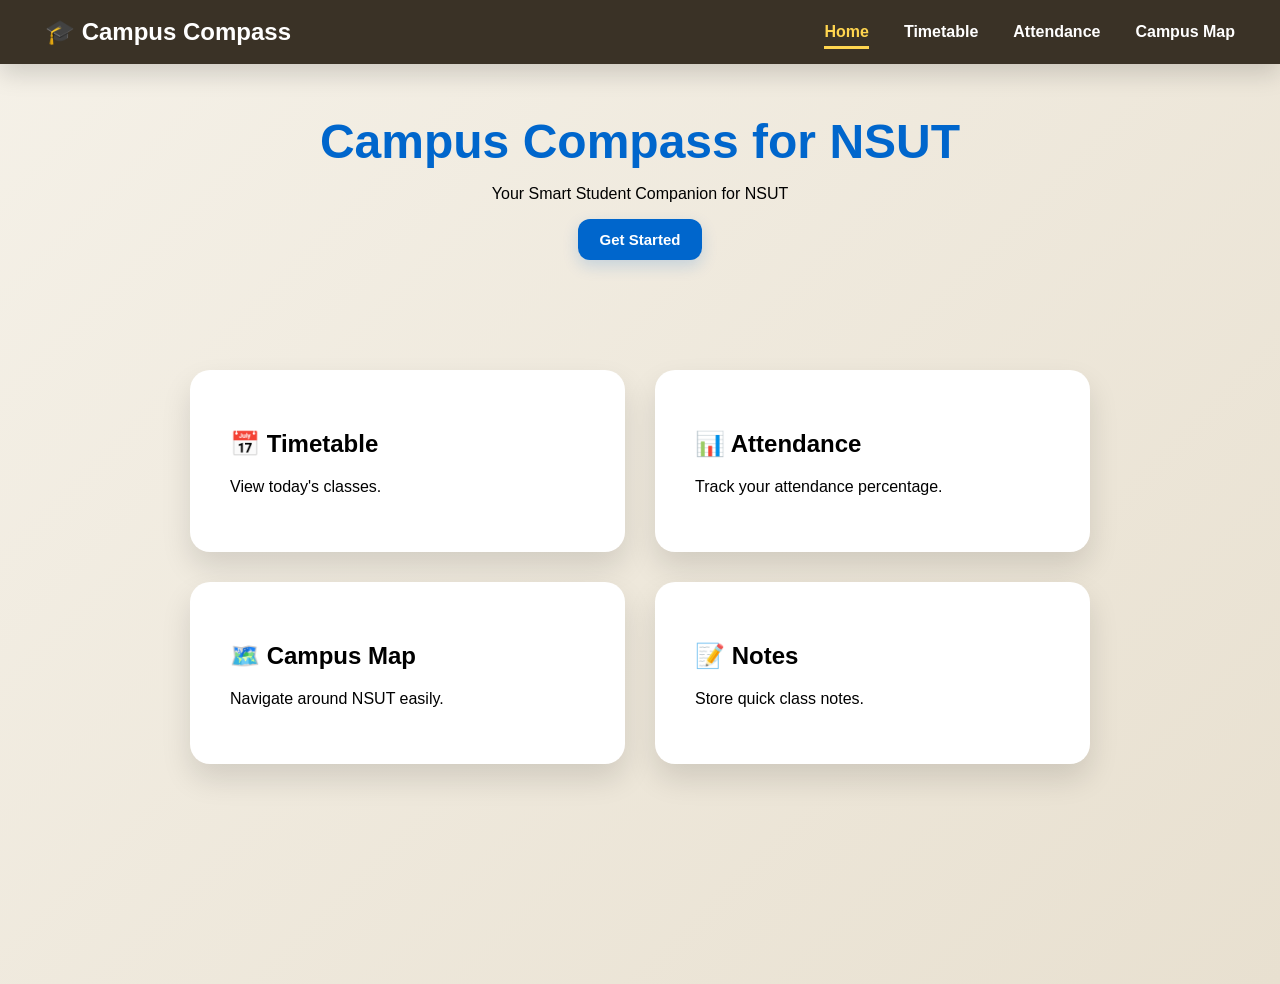
<file: index.html>
<!DOCTYPE html>
<html>
<head>
    <title>Campus Compass 🚀</title>
    <link rel="stylesheet" href="style.css">
</head>

<body>

  <nav>
    <h2>🎓 Campus Compass</h2>

<ul>
    <li><a href="index.html" class="active">Home</a></li>
    <li><a href="timetable.html">Timetable</a></li>
    <li><a href="attendance.html">Attendance</a></li>
    <li><a href="campusmap.html">Campus Map</a></li>
</ul>

</nav>

<header>
    <h1>Campus Compass for NSUT</h1>

    <p>Your Smart Student Companion for NSUT</p>

    <button id="startButton">Get Started</button>
</header>
<section class="features">

    <div class="card">
        <h2>📅 Timetable</h2>
        <p>View today's classes.</p>
    </div>

    <div class="card">
        <h2>📊 Attendance</h2>
        <p>Track your attendance percentage.</p>
    </div>

    <div class="card">
        <h2>🗺️ Campus Map</h2>
        <p>Navigate around NSUT easily.</p>
    </div>

    <div class="card">
        <h2>📝 Notes</h2>
        <p>Store quick class notes.</p>
    </div>

</section>
<section class="about">


</section>

<script src="script.js"></script>

</body>
</html>
</file>
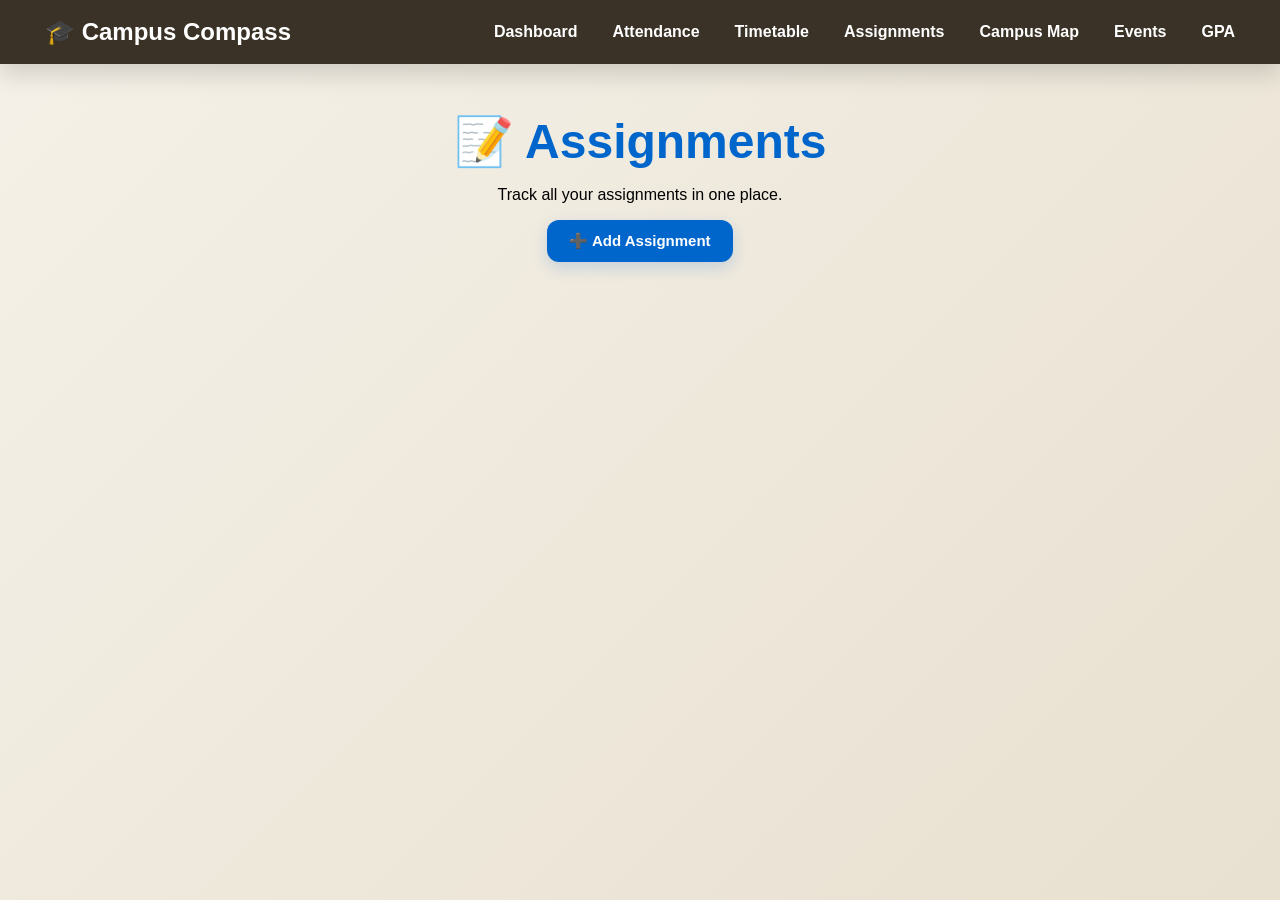
<file: assignments.html>
<!DOCTYPE html>
<html>

<head>

    <title>Assignments</title>

    <link rel="stylesheet" href="style.css">

</head>

<body>

<nav>

    <h2>🎓 Campus Compass</h2>

    <ul>

        <li><a href="dashboard.html">Dashboard</a></li>

        <li><a href="attendance.html">Attendance</a></li>

        <li><a href="timetable.html">Timetable</a></li>

        <li><a href="assignments.html">Assignments</a></li>

        <li><a href="campusmap.html">Campus Map</a></li>

        <li><a href="events.html">Events</a></li>

        <li><a href="gpa.html">GPA</a></li>

    </ul>

</nav>

<header>

    <h1>📝 Assignments</h1>

    <p>Track all your assignments in one place.</p>

    <button id="addAssignmentBtn">
        ➕ Add Assignment
    </button>

</header>

<main id="assignmentContainer">

</main>

<script src="script.js"></script>
<script src="assignments.js"></script>

</body>

</html>
</file>
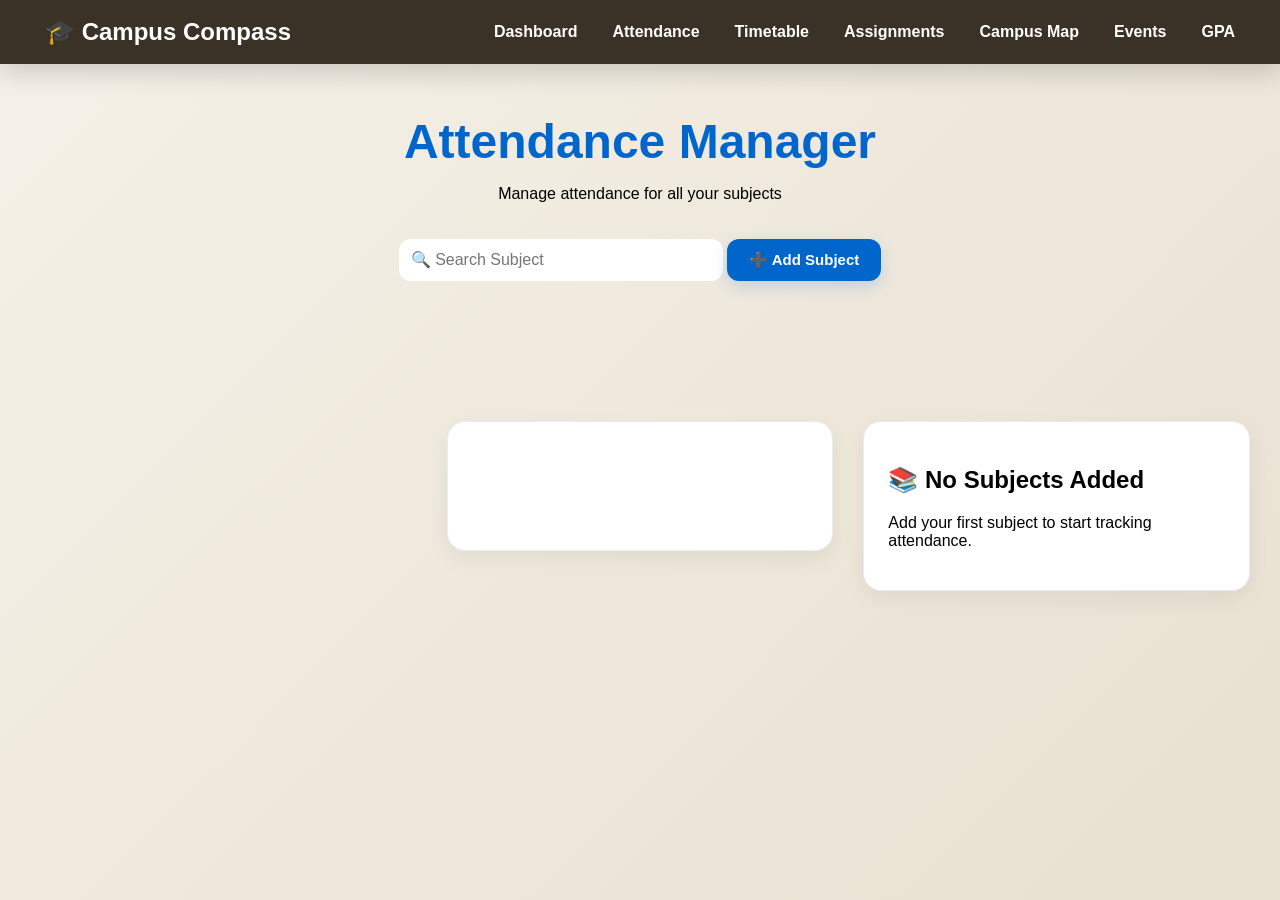
<file: attendance.html>
<!DOCTYPE html>
<html>

<head>
    <title>Attendance</title>
    <link rel="stylesheet" href="style.css">
</head>

<body>

<nav>

    <h2>🎓 Campus Compass</h2>

    <ul>

        <li><a href="dashboard.html">Dashboard</a></li>

        <li><a href="attendance.html">Attendance</a></li>

        <li><a href="timetable.html">Timetable</a></li>

        <li><a href="assignments.html">Assignments</a></li>

        <li><a href="campusmap.html">Campus Map</a></li>

        <li><a href="events.html">Events</a></li>
    
        <li><a href="gpa.html">GPA</a></li>
    </ul>

</nav>

<header>

    <h1>Attendance Manager</h1>

    <p>Manage attendance for all your subjects</p>

    <input
        type="text"
        id="searchSubject"
        placeholder="🔍 Search Subject">

    <button id="addSubjectBtn">
        ➕ Add Subject
    </button>

</header>
<main>

    <div id="statsContainer">

    </div>

    <section class="dashboard-card" id="overallAttendanceCard">

    </section>

    <div id="subjectsContainer">

    </div>

</main>


<script src="script.js"></script>
<script src="attendance.js"></script>

</body>

</html>
</file>
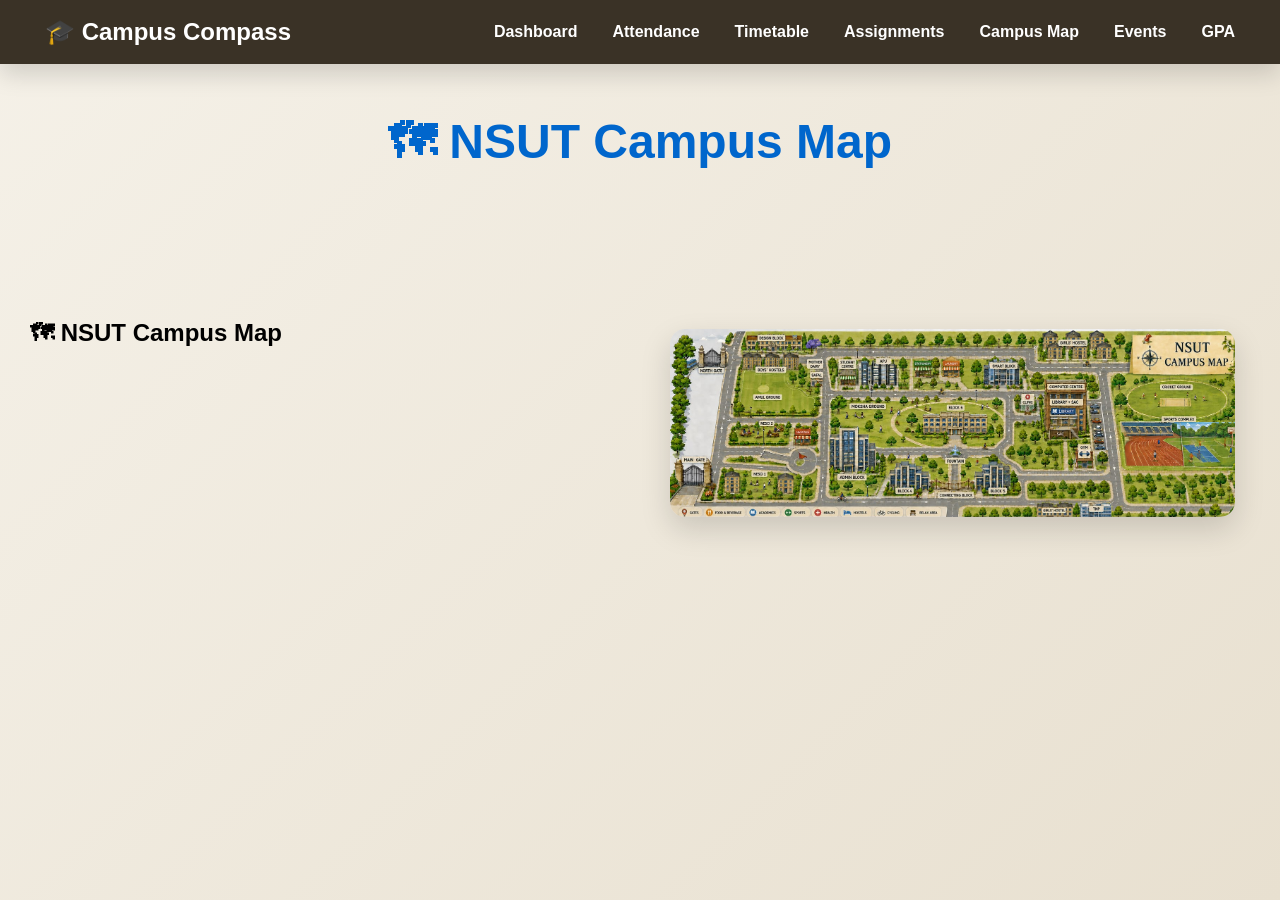
<file: campusmap.html>
<!DOCTYPE html>
<html>

<head>

    <title>Campus Map</title>

    <link rel="stylesheet" href="style.css">

</head>

<body>

<nav>

    <h2>🎓 Campus Compass</h2>

    <ul>

        <li><a href="dashboard.html">Dashboard</a></li>

        <li><a href="attendance.html">Attendance</a></li>

        <li><a href="timetable.html">Timetable</a></li>

        <li><a href="assignments.html">Assignments</a></li>

        <li><a href="campusmap.html">Campus Map</a></li>

        <li><a href="events.html">Events</a></li>
    
        <li><a href="gpa.html">GPA</a></li>
    </ul>

</nav>

<header>

    <h1>🗺 NSUT Campus Map</h1>


</header>

<main class="campus-layout">


<h2>🗺 NSUT Campus Map</h2>

<img
    src="nsut-map.jpg"
    alt="NSUT Campus Map"
    class="campus-image">

</main>

<script src="map.js"></script>

</body>

</html>
</file>
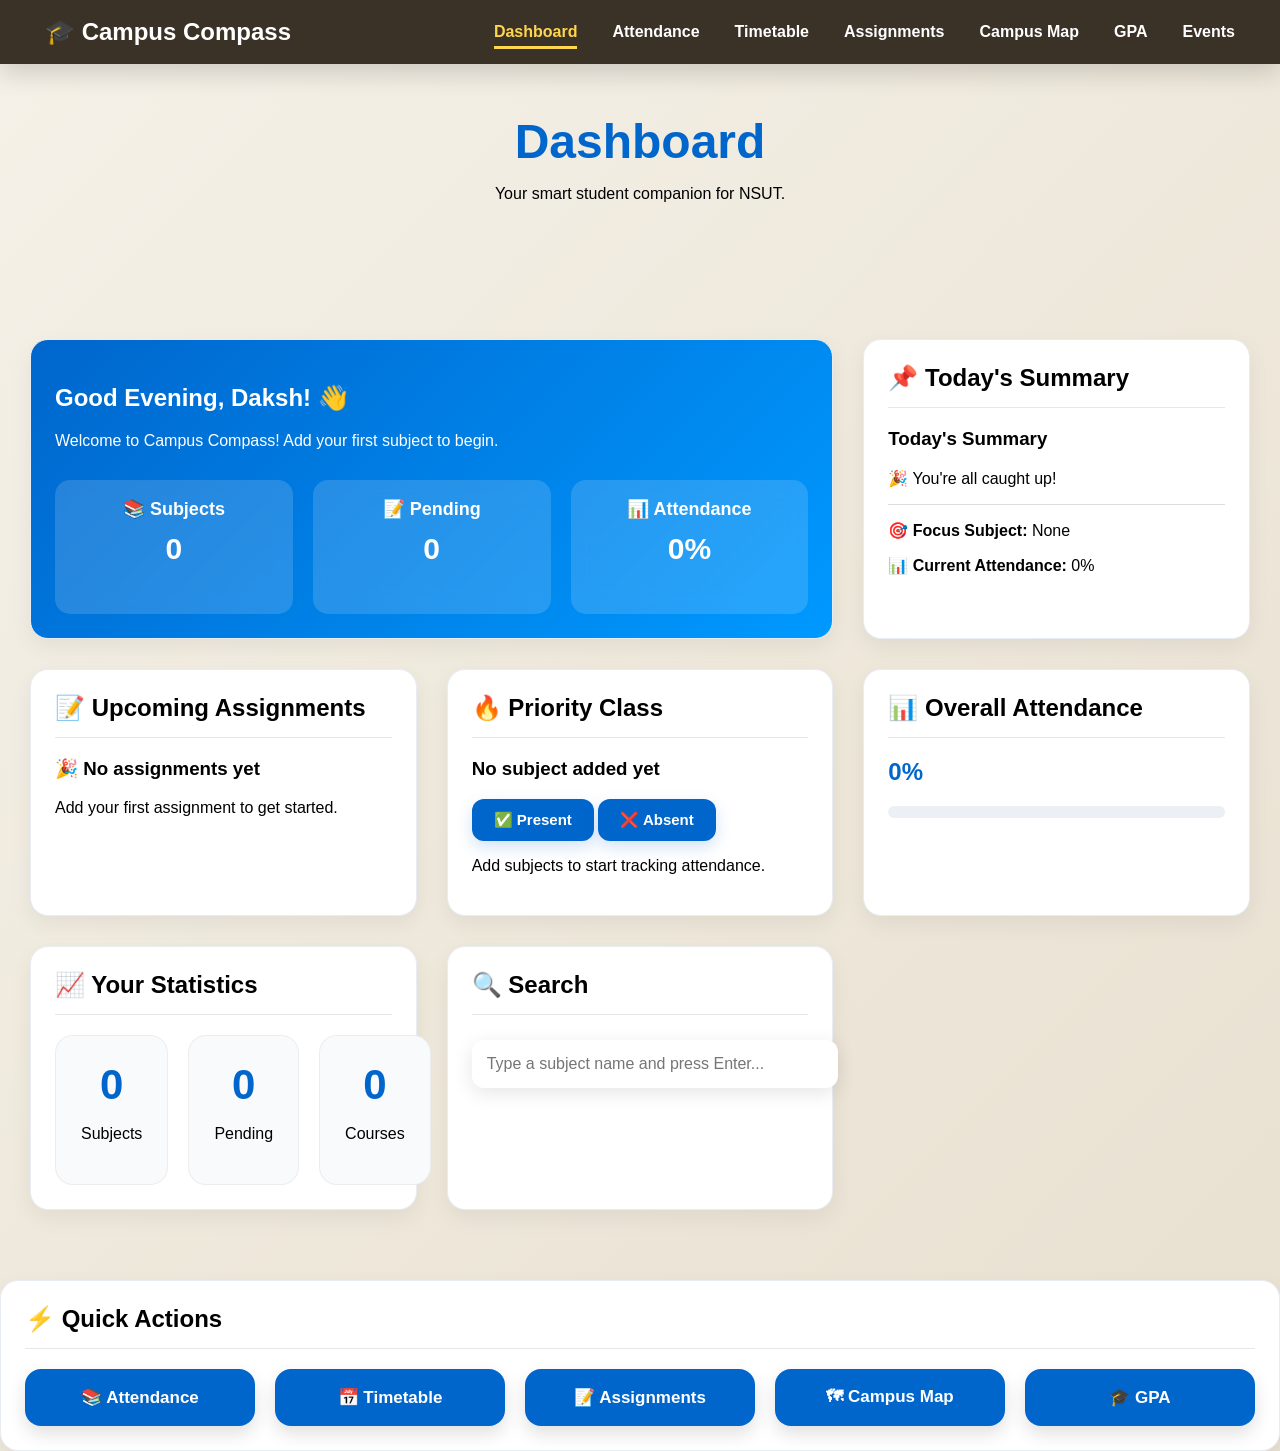
<file: dashboard.html>
<!DOCTYPE html>
<html>

<head>
    <title>Dashboard</title>
    <link rel="stylesheet" href="style.css">
</head>

<body>

  <nav>

    <h2>🎓 Campus Compass</h2>

    <ul>

        <li><a href="dashboard.html" class="active">Dashboard</a></li>

        <li><a href="attendance.html">Attendance</a></li>

        <li><a href="timetable.html">Timetable</a></li>

        <li><a href="assignments.html">Assignments</a></li>

        <li><a href="campusmap.html">Campus Map</a></li>
    
        <li><a href="gpa.html">GPA</a></li>

        <li><a href="events.html">Events</a></li>
    
    </ul>

  </nav>

<header>

   <h1>Dashboard</h1>

   <p>Your smart student companion for NSUT.</p>

</header>

<main>

    <!-- Welcome Card -->

   <section class="dashboard-card welcome-card">

    <h2 id="welcomeTitle">👋 Welcome Back!</h2>

    <p id="welcomeMessage">
        Loading your dashboard...
    </p>

    <div class="welcome-stats">

        <div>

            <h3>📚 Subjects</h3>

            <p id="subjectCount">0</p>

        </div>

        <div>

            <h3>📝 Pending</h3>

            <p id="pendingAssignments">0</p>

        </div>

        <div>

            <h3>📊 Attendance</h3>

            <p id="dashboardAttendance">0%</p>

        </div>

    </div>

</section>


    <!-- Today's Summary -->

    <section class="dashboard-card">

        <div class="card-title">

            <h2>📌 Today's Summary</h2>

        </div>

        <div id="todaySummary">

            <p>Loading today's statistics...</p>

        </div>

    </section>



    <!-- Upcoming Assignments -->

    <section class="dashboard-card">

        <div class="card-title">

            <h2>📝 Upcoming Assignments</h2>

        </div>

        <div id="dashboardAssignments">

        </div>

    </section>



<!-- Priority Class -->

<section class="dashboard-card">

    <div class="card-title">

        <h2>🔥 Priority Class</h2>

    </div>

    <h3 id="prioritySubject">
        No subject added yet
    </h3>

    <p id="presentCount"></p>

    <p id="totalCount"></p>

    <p id="mathAttendance"></p>

    <p id="skipMessage"></p>

    <button id="presentButton">

        ✅ Present

    </button>

    <button id="absentButton">

        ❌ Absent

    </button>

    <p class="priority-warning">

        Add subjects to start tracking attendance.

    </p>

</section>



    <!-- Overall Attendance -->

    <section class="dashboard-card">

        <div class="card-title">

            <h2>📊 Overall Attendance</h2>

        </div>

        <h1 id="overallPercentage">

            0%

        </h1>

        <div class="progress-bar">

            <div
                id="overallProgress"
                class="progress-fill">

            </div>

        </div>

    </section>



    <!-- Statistics -->

    <section class="dashboard-card">

        <div class="card-title">

            <h2>📈 Your Statistics</h2>

        </div>

        <div id="analytics">

        </div>

    </section>



    <!-- Global Search -->

    <section class="dashboard-card">

        <div class="card-title">

            <h2>🔍 Search</h2>

        </div>

        <div class="search-box">

        <input
            type="text"
            id="globalSearch"
            placeholder="Type a subject name and press Enter...">

        <div id="searchResults"></div>

        </div>

    </section>

</main>



<!-- Quick Actions -->

<section class="dashboard-card">

    <div class="card-title">

        <h2>⚡ Quick Actions</h2>

    </div>

    <div class="quick-actions">

        <a href="attendance.html" class="quick-btn">

            📚 Attendance

        </a>

        <a href="timetable.html" class="quick-btn">

            📅 Timetable

        </a>

        <a href="assignments.html" class="quick-btn">

            📝 Assignments

        </a>

        <a href="campusmap.html" class="quick-btn">

            🗺 Campus Map

        </a>

        <a href="gpa.html" class="quick-btn">

            🎓 GPA

        </a>

    </div>

</section>

<script src="script.js"></script>

</body>

</html>
</file>
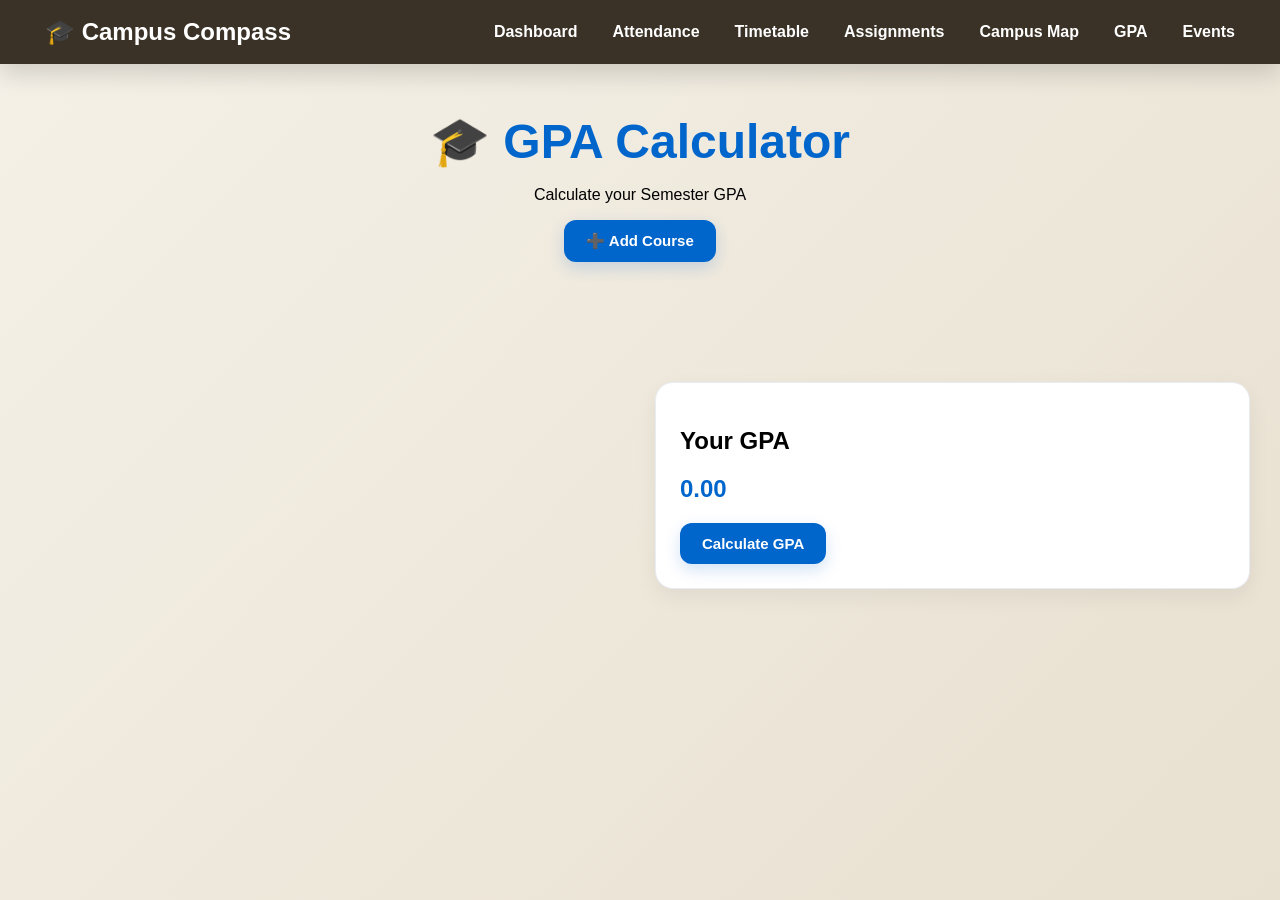
<file: gpa.html>
<!DOCTYPE html>
<html>

<head>

    <title>GPA Calculator</title>

    <link rel="stylesheet" href="style.css">

</head>

<body>

<nav>

<h2>🎓 Campus Compass</h2>

<ul>

<li><a href="dashboard.html">Dashboard</a></li>
<li><a href="attendance.html">Attendance</a></li>
<li><a href="timetable.html">Timetable</a></li>
<li><a href="assignments.html">Assignments</a></li>
<li><a href="campusmap.html">Campus Map</a></li>
<li><a href="gpa.html">GPA</a></li>
<li><a href="events.html">Events</a></li>

</ul>

</nav>

<header>

<h1>🎓 GPA Calculator</h1>

<p>Calculate your Semester GPA</p>

<button id="addCourseBtn">

➕ Add Course

</button>

</header>

<main>

<div id="gpaCourses">

</div>

<section class="dashboard-card">

<h2>Your GPA</h2>

<h1 id="gpaResult">0.00</h1>

<button id="calculateBtn">

Calculate GPA

</button>

</section>

</main>

<script src="gpa.js"></script>

</body>

</html>
</file>
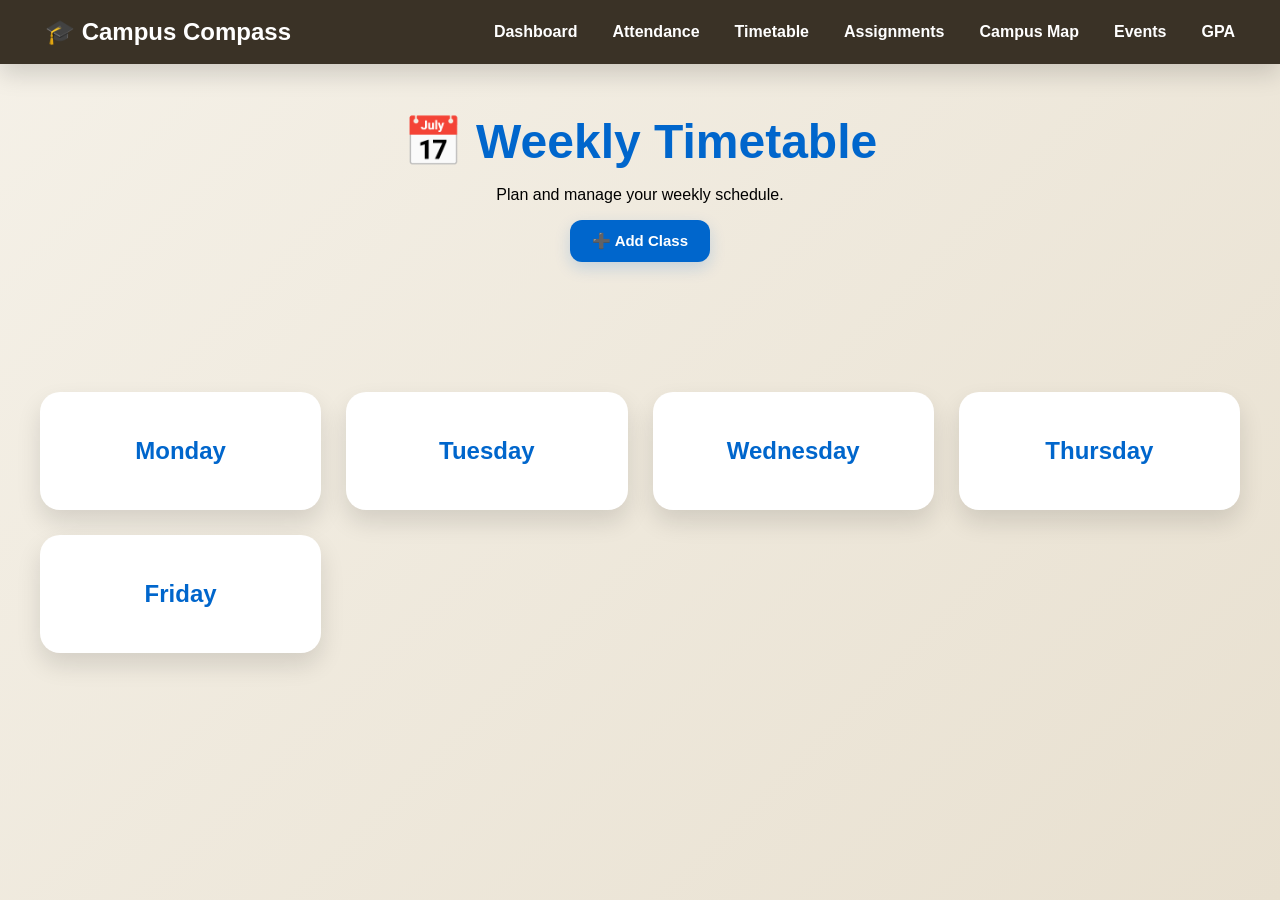
<file: timetable.html>
<!DOCTYPE html>
<html>

<head>

    <title>Campus Compass - Timetable</title>

    <link rel="stylesheet" href="style.css">

</head>

<body>

<nav>

    <h2>🎓 Campus Compass</h2>

    <ul>

        <li><a href="dashboard.html">Dashboard</a></li>

        <li><a href="attendance.html">Attendance</a></li>

        <li><a href="timetable.html">Timetable</a></li>

        <li><a href="assignments.html">Assignments</a></li>

        <li><a href="campusmap.html">Campus Map</a></li>

        <li><a href="events.html">Events</a></li>

        <li><a href="gpa.html">GPA</a></li>
    
    </ul>

</nav>

<header>

    <h1>📅 Weekly Timetable</h1>

    <p>Plan and manage your weekly schedule.</p>

    <button id="addClassBtn">
        ➕ Add Class
    </button>

</header>

<main id="timetableContainer">

</main>

<script src="script.js"></script>
<script src="timetable.js"></script>

</body>

</html>
</file>
<file: style.css>
body {
    margin: 0;
    padding: 0;
    font-family: Arial, sans-serif;

    background: linear-gradient(135deg, #F5F1E8, #E8E0D0);

    min-height: 100vh;
}

h1 {
    color: #0066cc;
}

button{

    background:#0066CC;

    color:white;

    border:none;

    border-radius:12px;

    padding:12px 22px;

    font-size:15px;

    font-weight:600;

    cursor:pointer;

    transition:
        transform .2s ease,
        background .2s ease,
        box-shadow .2s ease;

    box-shadow:0 6px 16px rgba(0,102,204,.18);

}

button:hover{

    background:#0052A3;

    transform:translateY(-2px);

    box-shadow:0 10px 22px rgba(0,102,204,.24);

}

button:active{

    transform:translateY(0);

}


nav{

    position:sticky;

    top:0;

    z-index:1000;

    background:#3A3226;

    color:white;

    display:flex;

    justify-content:space-between;

    align-items:center;

    padding:18px 45px;

    box-shadow:

        0 10px 25px rgba(0,0,0,.15);

}

nav ul{

    display:flex;

    list-style:none;

    gap:35px;

    margin:0;

    padding:0;

    align-items:center;

}

nav li {
    cursor: pointer;

    font-weight: bold;
}
.features{

display:grid;

grid-template-columns:repeat(2,1fr);

gap:30px;

padding:60px;

max-width:900px;

margin:auto;

}

.card{

background:white;

padding:40px;

border-radius:20px;

box-shadow:0 15px 30px rgba(0,0,0,0.12);

transition:0.3s;

cursor:pointer;

}
.card:hover{

transform:translateY(-12px);

box-shadow:0 25px 45px rgba(0,0,0,0.18);

}



.about{

    text-align:center;

    padding:80px 20px;

}

.about h2{

    font-size:40px;

}

.about p{

    max-width:700px;

    margin:auto;

    line-height:1.8;

    color:black;

}

main{

    max-width:1400px;

    margin:40px auto;

    padding:30px;

    display:grid;

    grid-template-columns:repeat(auto-fit,minmax(380px,1fr));

    gap:30px;

}

.dashboard-card{

    background:#FFFFFF;

    border:1px solid #E8ECF3;

    border-radius:18px;

    padding:24px;

    box-shadow:0 8px 22px rgba(0,0,0,.06);

    transition:
        transform .25s ease,
        box-shadow .25s ease;

    margin:0;

}

.dashboard-card:hover{

    transform:translateY(-5px);

    box-shadow:0 16px 30px rgba(0,0,0,.10);

}
main{

    max-width:1400px;

    margin:40px auto;

    padding:30px;

    display:grid;

    grid-template-columns:repeat(auto-fit,minmax(380px,1fr));

    gap:30px;

}

header{

    width:100%;

    padding:50px 30px;

    text-align:center;

    box-sizing:border-box;

}


header h1{

    font-size:48px;

    margin:0 0 10px 0;

}


.welcome-card{

    background:linear-gradient(135deg,#0066CC,#0099FF);

    color:white;

    grid-column:1/3;

}

.welcome-card p{

    color:white;

}

.progress-bar{

    width:100%;

    height:12px;

    background:#ECEFF4;

    border-radius:999px;

    overflow:hidden;

    margin:16px 0;

}

.progress-fill{

    height:100%;

    background:#0066CC;

    border-radius:999px;

    transition:width .7s ease;

}


#subjectsContainer{

    display:grid;

    grid-template-columns:repeat(auto-fit,minmax(350px,1fr));

    gap:30px;

}

#overallAttendanceCard{

    margin-bottom:40px;

}


.attendance-advice{

    margin-top:15px;

    padding:12px;

    border-radius:12px;

    background:#F8FAFC;

    font-weight:bold;

    color:#374151;

}

#statsContainer{

    display:grid;

    grid-template-columns:repeat(auto-fit,minmax(220px,1fr));

    gap:20px;

    margin-bottom:30px;

}

.stat-card{

    background:white;

    border-radius:18px;

    padding:20px;

    box-shadow:0 12px 25px rgba(0,0,0,.10);

    text-align:center;

}

.stat-card h3{

    margin:0;

    color:#0066CC;

}

.stat-card h1{

    margin-top:12px;

    color:#222;

}

#timetableContainer{

    display:grid;

    grid-template-columns:repeat(auto-fit,minmax(250px,1fr));

    gap:25px;

    padding:40px;

}

.day-card{

    background:white;

    border-radius:20px;

    padding:25px;

    box-shadow:0 12px 25px rgba(0,0,0,.12);

}

.day-card h2{

    text-align:center;

    margin-bottom:20px;

    color:#0066CC;

}


.class-card{

    background:#F8FAFC;

    border-left:5px solid #0066CC;

    border-radius:12px;

    padding:15px;

    margin-bottom:15px;

    transition:.3s;

}

.class-card:hover{

    transform:translateY(-4px);

}

.class-card h3{

    margin:0;

    color:#222;

}

.class-card p{

    margin:6px 0;

}

nav a{

    color:white;

    text-decoration:none;

    font-weight:bold;

    transition:0.3s;

}

nav a:hover{

    color:#FFD54F;

}

nav a.active{

    color:#FFD54F;

    border-bottom:3px solid #FFD54F;

    padding-bottom:6px;

}

nav h2{

    margin:0;

    white-space:nowrap;

}

nav li{

    white-space:nowrap;

}

#searchSubject{

    width:300px;

    padding:12px;

    border-radius:12px;

    border:none;

    margin:20px 0;

    font-size:16px;

}

/* Selected Building */

.search-box{

    margin-top:25px;

}

.search-box input{

    width:100%;

    max-width:500px;

    padding:15px;

    font-size:16px;

    border-radius:12px;

    border:none;

    outline:none;

    box-shadow:0 5px 20px rgba(0,0,0,0.1);

}

#searchResults{

    margin-top:20px;

}

.search-item{

    background:white;

    padding:15px;

    margin:10px 0;

    border-radius:12px;

    box-shadow:0 5px 15px rgba(0,0,0,0.1);

}


.quick-actions{

display:grid;

grid-template-columns:repeat(auto-fit,minmax(150px,1fr));

gap:20px;

margin-top:20px;

}

.quick-btn{

    text-decoration:none;

    background:#0066CC;

    color:white;

    padding:18px;

    border-radius:16px;

    text-align:center;

    font-size:17px;

    font-weight:600;

    transition:.3s;

    box-shadow:0 8px 18px rgba(0,0,0,.12);

}

.quick-btn:hover{

    transform:translateY(-5px);

    background:#0052A3;

}

.quick-btn:hover{

transform:translateY(-6px);

background:#0052A3;

}

body{

    animation:fadeIn .5s;

}

@keyframes fadeIn{

from{

opacity:0;

transform:translateY(15px);

}

to{

opacity:1;

transform:translateY(0);

}

}

.analytics-grid{

display:grid;

grid-template-columns:repeat(3,1fr);

gap:20px;

margin-top:20px;

}

.analytics-box{

    background:#F8FAFC;

    padding:25px;

    border-radius:18px;

    text-align:center;

    border:1px solid rgba(0,0,0,.05);

    transition:.3s;

}

.analytics-box:hover{

    transform:translateY(-6px);

}

.analytics-box:hover{

transform:translateY(-6px);

}

.analytics-box h1{

font-size:42px;

margin:0;

color:#0066CC;

}

@media(max-width:900px){

    nav{

        flex-direction:column;

        gap:15px;

        padding:20px;

    }

    nav ul{

        flex-wrap:wrap;

        justify-content:center;

        gap:15px;

    }

    main{

        grid-template-columns:1fr;

    }

    .analytics-grid{

        grid-template-columns:1fr;

    }

    .quick-actions{

        grid-template-columns:repeat(2,1fr);

    }
}



.welcome-stats{

display:flex;

justify-content:space-between;

margin-top:30px;

gap:20px;

}

.welcome-stats div{

flex:1;

background:rgba(255,255,255,.15);

padding:18px;

border-radius:15px;

text-align:center;

backdrop-filter:blur(10px);

}

.welcome-stats h3{

margin:0;

font-size:18px;

color:white;

}

.welcome-stats p{

margin-top:12px;

font-size:30px;

font-weight:bold;

color:white;

}

.card-title{

margin-bottom:20px;

padding-bottom:15px;

border-bottom:1px solid #E5E7EB;

}

.card-title h2{

margin:0;

}

/* ===== CAMPUS MAP ===== */

.map-container{

    margin-top:25px;

    text-align:center;

}

#campusMap{

    width:100%;

    max-width:1100px;

    border-radius:20px;

    box-shadow:0 12px 25px rgba(0,0,0,.15);

}

#locationInfo{

    margin:30px auto;

    max-width:1100px;

}

#locationInfo h2{

    color:#0066CC;

}

#locationInfo p{

    font-size:18px;

}

#findBtn{

    margin-left:10px;

}

/* ---------- CAMPUS MAP IMAGE ---------- */

.campus-image {
    display: block;
    width: 95%;
    max-width: 1400px;
    height: auto;
    margin: 30px auto;
    border-radius: 15px;
    box-shadow: 0 12px 30px rgba(0,0,0,.15);
}

#todaySummary hr{

    margin:12px 0;

    border:none;

    border-top:1px solid #ddd;

}
</file>
